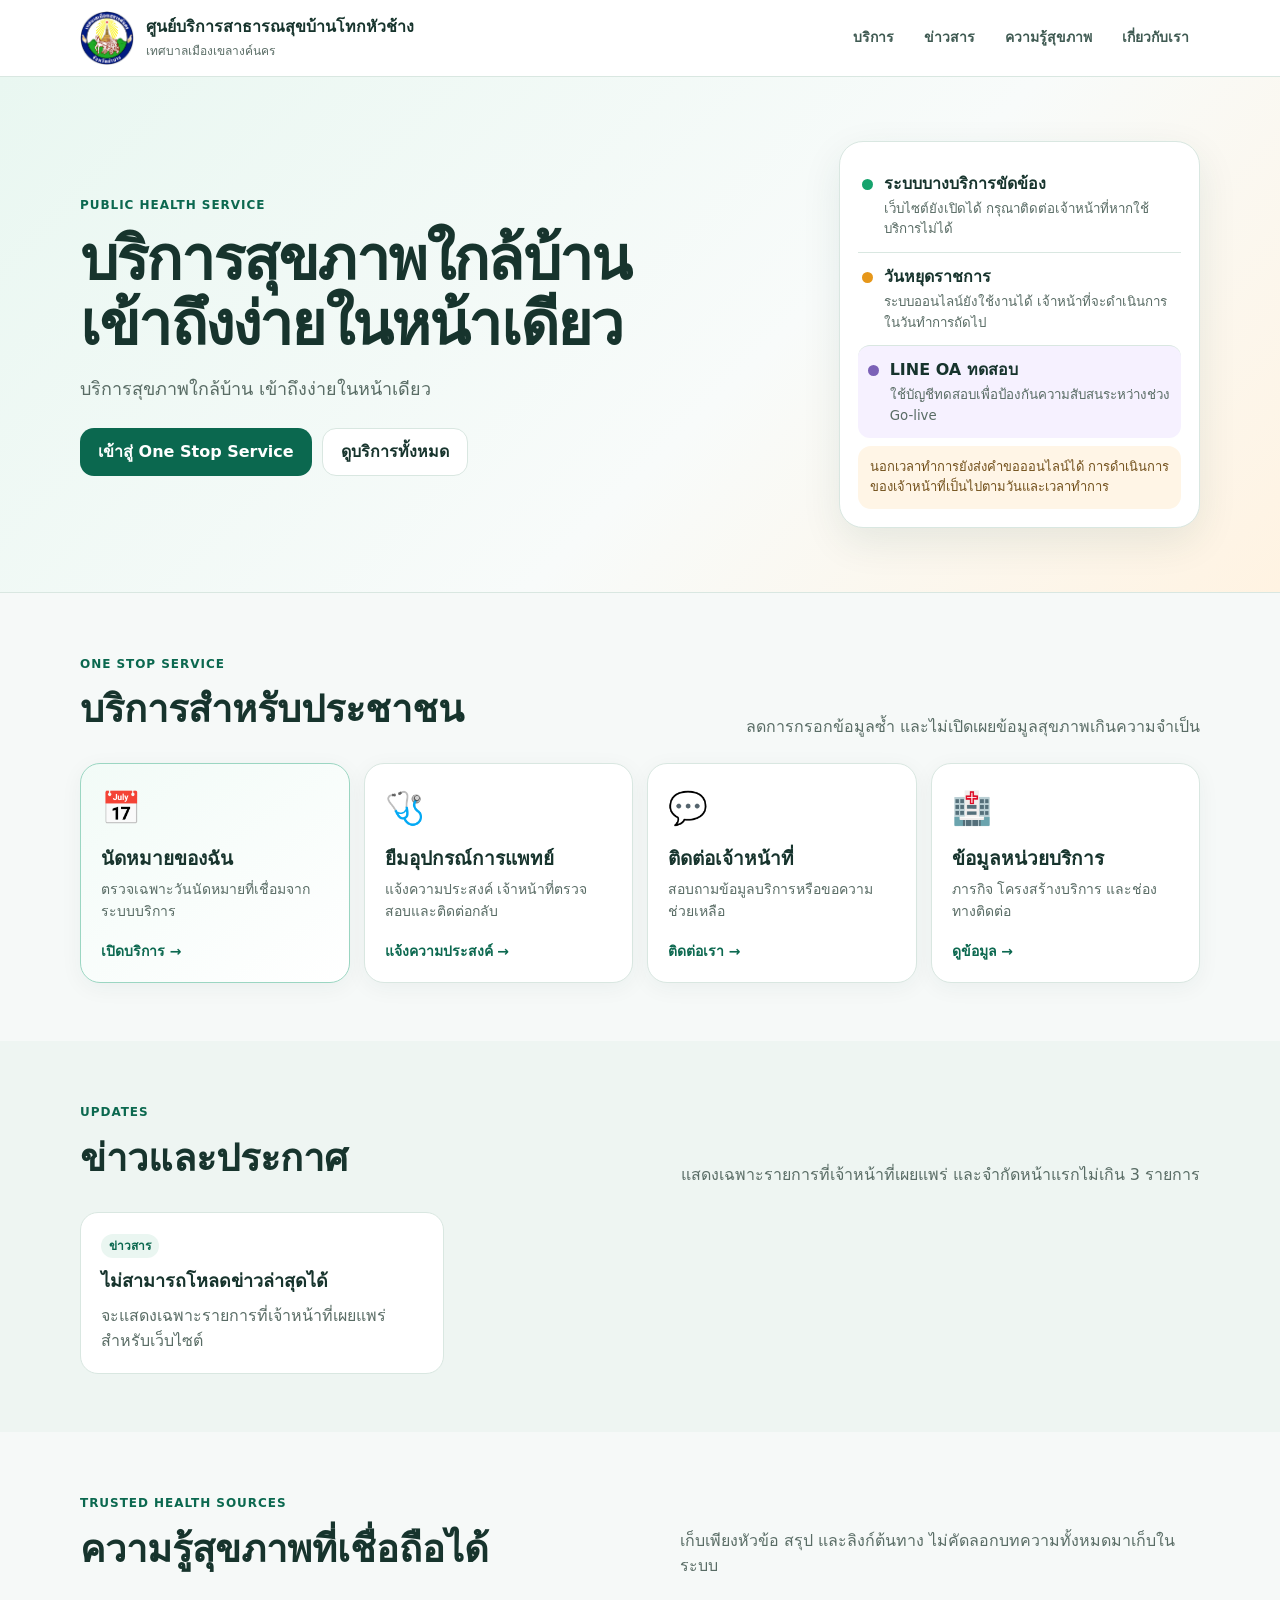
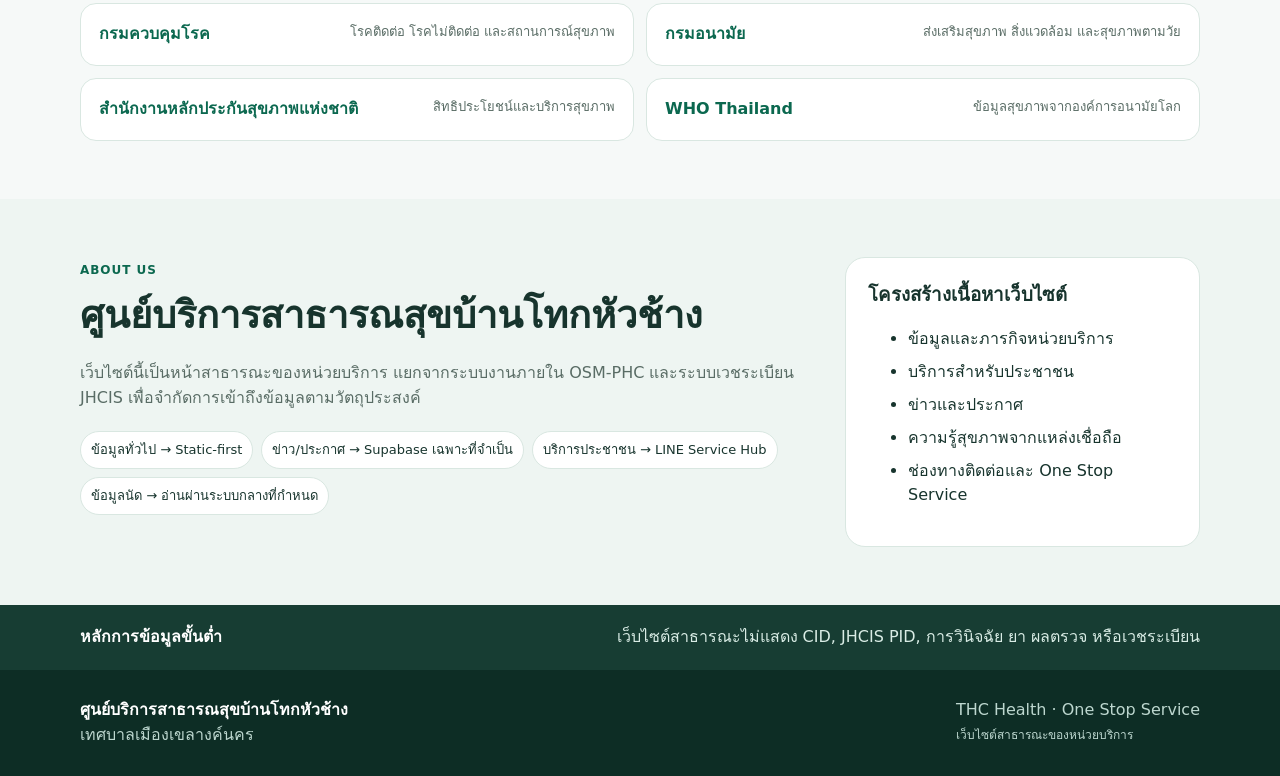
<file: thc-health/index.html>
<!doctype html>
<html lang="th">
<head>
  <meta charset="utf-8">
  <meta name="viewport" content="width=device-width,initial-scale=1,viewport-fit=cover">
  <meta name="theme-color" content="#0b684f">
  <meta http-equiv="Content-Security-Policy" content="default-src 'self'; connect-src 'self' https://txjuiaiwffsxfcrxpkvd.supabase.co; img-src 'self' https://kelang-health.github.io data:; style-src 'self'; script-src 'self'; base-uri 'self'; form-action 'self'">
  <link rel="icon" href="https://kelang-health.github.io/med-device-sharing/assets/logo.png?v=4.2.4" type="image/png">
  <meta name="description" content="เว็บไซต์ศูนย์บริการสาธารณสุขบ้านโทกหัวช้าง เทศบาลเมืองเขลางค์นคร">
  <title>ศูนย์บริการสาธารณสุขบ้านโทกหัวช้าง</title>
  <link rel="stylesheet" href="styles.css">
</head>
<body>
  <a class="skip-link" href="#main">ข้ามไปยังเนื้อหาหลัก</a>

  <header class="site-header">
    <div class="container nav-wrap">
      <a class="brand" href="#top">
        <img src="https://kelang-health.github.io/med-device-sharing/assets/logo.png?v=4.2.4" alt="ตราเทศบาลเมืองเขลางค์นคร">
        <div>
          <strong data-site-unit>ศูนย์บริการสาธารณสุขบ้านโทกหัวช้าง</strong>
          <span data-site-municipality>เทศบาลเมืองเขลางค์นคร</span>
        </div>
      </a>
      <nav class="nav" aria-label="เมนูหลัก">
        <a href="#services">บริการ</a>
        <a href="#news">ข่าวสาร</a>
        <a href="#knowledge">ความรู้สุขภาพ</a>
        <a href="#about">เกี่ยวกับเรา</a>
      </nav>
    </div>
  </header>

  <main id="main">
    <section class="hero" id="top">
      <div class="container hero-grid">
        <div>
          <span class="eyebrow">PUBLIC HEALTH SERVICE</span>
          <h1>บริการสุขภาพใกล้บ้าน<br>เข้าถึงง่ายในหน้าเดียว</h1>
          <p class="lead" data-site-tagline>บริการสุขภาพใกล้บ้าน เข้าถึงง่ายในหน้าเดียว</p>
          <div class="hero-actions">
            <a class="btn btn-primary" id="oneStopHero" href="#">เข้าสู่ One Stop Service</a>
            <a class="btn btn-secondary" href="#services">ดูบริการทั้งหมด</a>
          </div>
        </div>
        <aside class="status-panel" aria-label="สถานะบริการ">
          <div class="status-row">
            <span class="status-dot status-dot-online"></span>
            <div><strong id="systemStatus">กำลังตรวจระบบ</strong><small id="systemDetail">ตรวจสถานะ One Stop Service</small></div>
          </div>
          <div class="status-row">
            <span class="status-dot status-dot-office"></span>
            <div><strong id="officeStatus">กำลังตรวจเวลาทำการ</strong><small id="officeDetail">สถานะนี้แยกจากสถานะระบบ</small></div>
          </div>
          <div class="status-row line-test-row" id="lineTestStatus" hidden>
            <span class="status-dot status-dot-test"></span>
            <div><strong>LINE OA ทดสอบ</strong><small id="lineTestDetail">ใช้บัญชีทดสอบเพื่อป้องกันความสับสนระหว่างช่วง Go-live</small></div>
          </div>
          <p class="status-note">นอกเวลาทำการยังส่งคำขอออนไลน์ได้ การดำเนินการของเจ้าหน้าที่เป็นไปตามวันและเวลาทำการ</p>
        </aside>
      </div>
    </section>

    <section class="section" id="services">
      <div class="container">
        <div class="section-heading">
          <div><span class="eyebrow">ONE STOP SERVICE</span><h2>บริการสำหรับประชาชน</h2></div>
          <p>ลดการกรอกข้อมูลซ้ำ และไม่เปิดเผยข้อมูลสุขภาพเกินความจำเป็น</p>
        </div>
        <div class="service-grid">
          <a class="service-card featured" id="appointmentLink" href="#">
            <span class="service-icon">📅</span><h3>นัดหมายของฉัน</h3>
            <p>ตรวจเฉพาะวันนัดหมายที่เชื่อมจากระบบบริการ <span class="inline-test-badge" data-line-test-badge hidden>LINE OA ทดสอบ</span></p><span class="card-action">เปิดบริการ →</span>
          </a>
          <a class="service-card" id="equipmentLink" href="#">
            <span class="service-icon">🩺</span><h3>ยืมอุปกรณ์การแพทย์</h3>
            <p>แจ้งความประสงค์ เจ้าหน้าที่ตรวจสอบและติดต่อกลับ</p><span class="card-action">แจ้งความประสงค์ →</span>
          </a>
          <a class="service-card" id="contactLink" href="#">
            <span class="service-icon">💬</span><h3>ติดต่อเจ้าหน้าที่</h3>
            <p>สอบถามข้อมูลบริการหรือขอความช่วยเหลือ <span class="inline-test-badge" data-line-test-badge hidden>LINE OA ทดสอบ</span></p><span class="card-action">ติดต่อเรา →</span>
          </a>
          <a class="service-card" href="#about">
            <span class="service-icon">🏥</span><h3>ข้อมูลหน่วยบริการ</h3>
            <p>ภารกิจ โครงสร้างบริการ และช่องทางติดต่อ</p><span class="card-action">ดูข้อมูล →</span>
          </a>
        </div>
      </div>
    </section>

    <section class="section section-soft" id="news">
      <div class="container">
        <div class="section-heading">
          <div><span class="eyebrow">UPDATES</span><h2>ข่าวและประกาศ</h2></div>
          <p>แสดงเฉพาะรายการที่เจ้าหน้าที่เผยแพร่ และจำกัดหน้าแรกไม่เกิน 3 รายการ</p>
        </div>
        <div class="content-grid" id="newsGrid" aria-live="polite">
          <article class="content-card"><span class="tag">ข่าวสาร</span><h3>กำลังโหลดข่าวล่าสุด</h3><p>กรุณารอสักครู่</p></article>
        </div>
      </div>
    </section>

    <section class="section" id="knowledge">
      <div class="container">
        <div class="section-heading">
          <div><span class="eyebrow">TRUSTED HEALTH SOURCES</span><h2>ความรู้สุขภาพที่เชื่อถือได้</h2></div>
          <p>เก็บเพียงหัวข้อ สรุป และลิงก์ต้นทาง ไม่คัดลอกบทความทั้งหมดมาเก็บในระบบ</p>
        </div>
        <div class="knowledge-grid">
          <a class="knowledge-card" href="https://ddc.moph.go.th/" target="_blank" rel="noopener noreferrer"><strong>กรมควบคุมโรค</strong><span>โรคติดต่อ โรคไม่ติดต่อ และสถานการณ์สุขภาพ</span></a>
          <a class="knowledge-card" href="https://anamai.moph.go.th/" target="_blank" rel="noopener noreferrer"><strong>กรมอนามัย</strong><span>ส่งเสริมสุขภาพ สิ่งแวดล้อม และสุขภาพตามวัย</span></a>
          <a class="knowledge-card" href="https://www.nhso.go.th/" target="_blank" rel="noopener noreferrer"><strong>สำนักงานหลักประกันสุขภาพแห่งชาติ</strong><span>สิทธิประโยชน์และบริการสุขภาพ</span></a>
          <a class="knowledge-card" href="https://www.who.int/thailand" target="_blank" rel="noopener noreferrer"><strong>WHO Thailand</strong><span>ข้อมูลสุขภาพจากองค์การอนามัยโลก</span></a>
        </div>
      </div>
    </section>

    <section class="section section-soft" id="about">
      <div class="container about-grid">
        <div>
          <span class="eyebrow">ABOUT US</span>
          <h2 data-site-unit>ศูนย์บริการสาธารณสุขบ้านโทกหัวช้าง</h2>
          <p>เว็บไซต์นี้เป็นหน้าสาธารณะของหน่วยบริการ แยกจากระบบงานภายใน OSM-PHC และระบบเวชระเบียน JHCIS เพื่อจำกัดการเข้าถึงข้อมูลตามวัตถุประสงค์</p>
          <div class="principles">
            <span>ข้อมูลทั่วไป → Static-first</span>
            <span>ข่าว/ประกาศ → Supabase เฉพาะที่จำเป็น</span>
            <span>บริการประชาชน → LINE Service Hub</span>
            <span>ข้อมูลนัด → อ่านผ่านระบบกลางที่กำหนด</span>
          </div>
        </div>
        <div class="org-card">
          <h3>โครงสร้างเนื้อหาเว็บไซต์</h3>
          <ul>
            <li>ข้อมูลและภารกิจหน่วยบริการ</li>
            <li>บริการสำหรับประชาชน</li>
            <li>ข่าวและประกาศ</li>
            <li>ความรู้สุขภาพจากแหล่งเชื่อถือ</li>
            <li>ช่องทางติดต่อและ One Stop Service</li>
          </ul>
        </div>
      </div>
    </section>

    <section class="privacy-strip">
      <div class="container">
        <strong>หลักการข้อมูลขั้นต่ำ</strong>
        <span>เว็บไซต์สาธารณะไม่แสดง CID, JHCIS PID, การวินิจฉัย ยา ผลตรวจ หรือเวชระเบียน</span>
      </div>
    </section>
  </main>


  <dialog id="equipmentDialog" class="service-dialog" aria-labelledby="equipmentDialogTitle">
    <form id="equipmentForm" method="dialog" class="service-dialog-card">
      <div class="dialog-head">
        <div><span class="eyebrow">ONE STOP SERVICE</span><h2 id="equipmentDialogTitle">แจ้งความประสงค์ยืมอุปกรณ์การแพทย์</h2></div>
        <button id="equipmentClose" class="dialog-close" type="button" aria-label="ปิด">×</button>
      </div>
      <p>กรอกเฉพาะข้อมูลที่จำเป็น เจ้าหน้าที่จะตรวจสอบและติดต่อกลับ</p>
      <label>ประเภทอุปกรณ์
        <select id="equipmentType" required>
          <option value="">กรุณาเลือก</option>
          <option value="wheelchair">รถเข็นผู้ป่วย</option>
          <option value="walker">อุปกรณ์ช่วยเดิน</option>
          <option value="hospital_bed">เตียงผู้ป่วย</option>
          <option value="oxygen">อุปกรณ์ออกซิเจน</option>
          <option value="other">อุปกรณ์อื่น ๆ</option>
        </select>
      </label>
      <label>จำนวน<input id="equipmentQty" type="number" min="1" max="20" value="1" required></label>
      <label>ผู้ใช้อุปกรณ์ / เหตุผลสั้น ๆ<textarea id="equipmentReason" maxlength="300" required></textarea></label>
      <label>เบอร์ติดต่อ<input id="equipmentPhone" type="tel" inputmode="tel" maxlength="30" autocomplete="tel" required></label>
      <div class="dialog-note">การส่งคำขอไม่ใช่การยืนยันว่ามีอุปกรณ์พร้อมยืม เจ้าหน้าที่ต้องตรวจสอบก่อนทุกครั้ง</div>
      <button id="equipmentSubmit" class="btn btn-primary" type="submit">ส่งคำขอ</button>
      <p id="equipmentResult" class="dialog-result" role="status" aria-live="polite"></p>
    </form>
  </dialog>

  <footer class="site-footer">
    <div class="container footer-grid">
      <div><strong data-site-unit>ศูนย์บริการสาธารณสุขบ้านโทกหัวช้าง</strong><span data-site-municipality>เทศบาลเมืองเขลางค์นคร</span></div>
      <div><span>THC Health · One Stop Service</span><small>เว็บไซต์สาธารณะของหน่วยบริการ</small></div>
    </div>
  </footer>

  <script src="site.config.js"></script>
  <script src="app.js"></script>
</body>
</html>
</file>
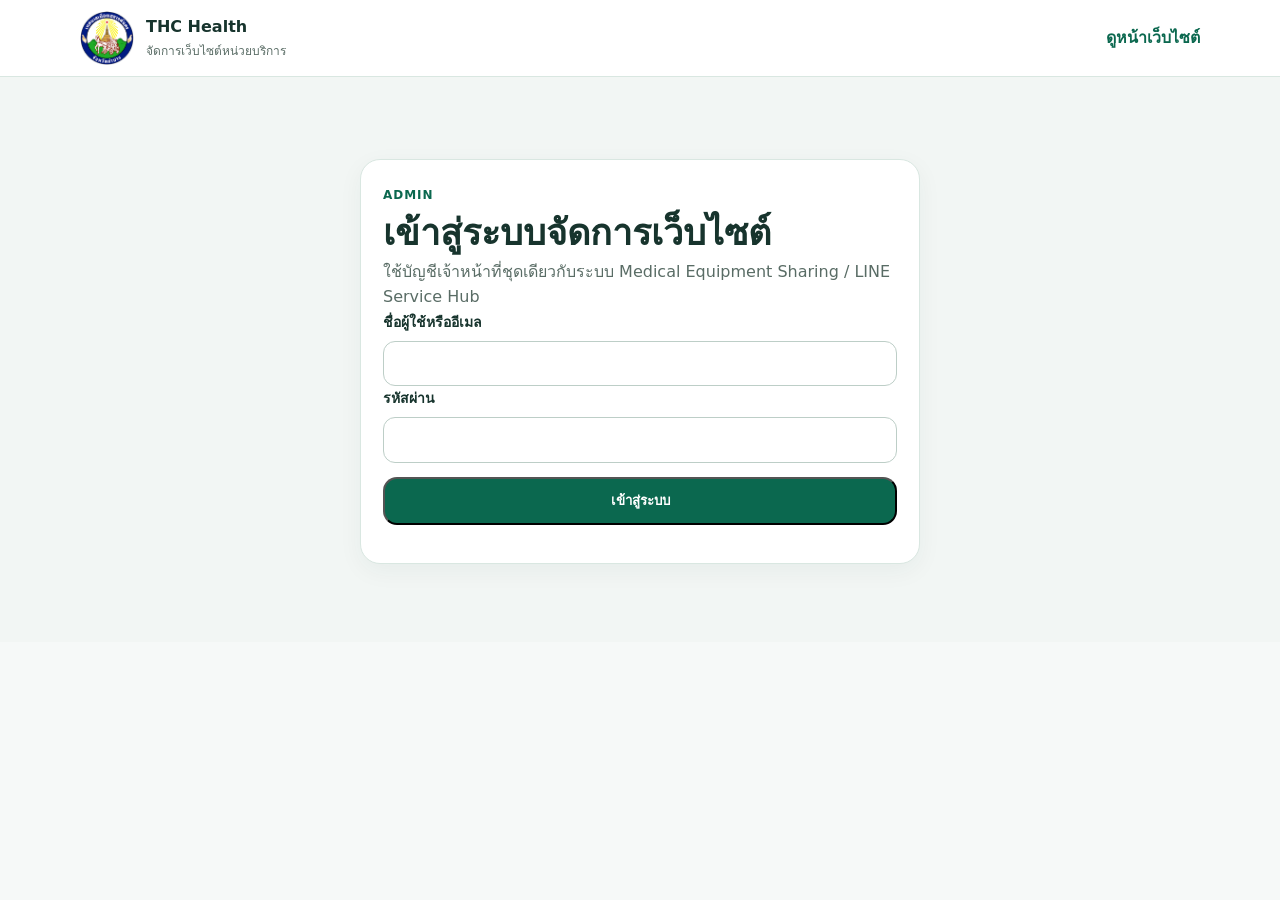
<file: thc-health/admin.html>
<!doctype html>
<html lang="th">
<head>
  <meta charset="utf-8">
  <meta name="viewport" content="width=device-width,initial-scale=1,viewport-fit=cover">
  <meta name="theme-color" content="#0b684f">
  <meta http-equiv="Content-Security-Policy" content="default-src 'self'; connect-src 'self' https://txjuiaiwffsxfcrxpkvd.supabase.co; img-src 'self' https://kelang-health.github.io data:; style-src 'self'; script-src 'self'; base-uri 'self'; form-action 'self'">
  <link rel="icon" href="https://kelang-health.github.io/med-device-sharing/assets/logo.png?v=4.2.4" type="image/png">
  <meta name="robots" content="noindex,nofollow">
  <title>THC Health · จัดการเว็บไซต์</title>
  <link rel="stylesheet" href="styles.css">
  <link rel="stylesheet" href="admin.css">
</head>
<body class="admin-body">
  <header class="site-header">
    <div class="container nav-wrap">
      <a class="brand" href="./">
        <img src="https://kelang-health.github.io/med-device-sharing/assets/logo.png?v=4.2.4" alt="ตราเทศบาลเมืองเขลางค์นคร">
        <div><strong>THC Health</strong><span>จัดการเว็บไซต์หน่วยบริการ</span></div>
      </a>
      <a class="admin-public-link" href="./">ดูหน้าเว็บไซต์</a>
    </div>
  </header>

  <main class="container admin-shell">
    <section id="loginPanel" class="admin-card admin-login">
      <span class="eyebrow">ADMIN</span>
      <h1>เข้าสู่ระบบจัดการเว็บไซต์</h1>
      <p>ใช้บัญชีเจ้าหน้าที่ชุดเดียวกับระบบ Medical Equipment Sharing / LINE Service Hub</p>
      <form id="loginForm">
        <label>ชื่อผู้ใช้หรืออีเมล<input id="username" autocomplete="username" required></label>
        <label>รหัสผ่าน<input id="password" type="password" autocomplete="current-password" required></label>
        <button class="btn btn-primary admin-submit" type="submit">เข้าสู่ระบบ</button>
        <p id="loginError" class="admin-error" role="alert"></p>
      </form>
    </section>

    <section id="adminPanel" class="admin-hidden">
      <div class="admin-toolbar">
        <div><span class="eyebrow">THC HEALTH</span><h1>หลังบ้านเว็บไซต์หน่วยบริการ</h1><p id="who"></p></div>
        <button id="logout" class="btn btn-secondary" type="button">ออกจากระบบ</button>
      </div>

      <div id="readOnlyNotice" class="admin-notice admin-hidden">บัญชี STAFF ดูข้อมูลได้ แต่การแก้ไขเว็บไซต์สงวนไว้สำหรับ ADMIN</div>

      <section class="admin-card">
        <div class="admin-section-head">
          <div><h2>ความพร้อม Production</h2><p>ตรวจเงื่อนไขก่อนเปิดใช้งานจริงแบบอัตโนมัติ</p></div>
          <span id="productionBadge" class="admin-badge warning">กำลังตรวจ</span>
        </div>
        <div class="readiness-grid" id="readinessGrid">
          <div data-ready="identity">ชื่อหน่วยบริการและหน่วยงาน</div>
          <div data-ready="oneStopUrl">One Stop Service URL</div>
          <div data-ready="lineContact">LINE ติดต่อเจ้าหน้าที่</div>
          <div data-ready="officeHoursConfirmed">ยืนยันเวลาทำการ</div>
          <div data-ready="adminE2E">Admin/Staff E2E</div>
          <div data-ready="repoCreated">สร้าง repo thc-health</div>
        </div>
        <p id="productionSummary" class="admin-readiness-summary"></p>
      </section>

      <section class="admin-card">
        <div class="admin-section-head"><div><h2>ข้อมูลหน่วยบริการ</h2><p>ข้อมูลสาธารณะที่หน้าเว็บนำไปแสดง</p></div><span class="admin-badge">Public</span></div>
        <form id="siteForm" class="admin-form-grid">
          <label>ชื่อหน่วยบริการ<input id="siteUnit" required maxlength="160"></label>
          <label>หน่วยงาน<input id="siteMunicipality" required maxlength="160"></label>
          <label class="wide">ข้อความหลัก<input id="siteTagline" maxlength="240"></label>
          <label class="wide">One Stop Service URL<input id="siteOneStop" type="url"></label>
          <label class="wide">LINE ติดต่อเจ้าหน้าที่<input id="siteLine" type="url"></label>
          <label>โทรศัพท์<input id="sitePhone" maxlength="50"></label>
          <label>ลิงก์แผนที่<input id="siteMap" type="url"></label>
          <label class="wide">ที่อยู่<textarea id="siteAddress" maxlength="300"></textarea></label>
          <div class="wide admin-actions"><button class="btn btn-primary" type="submit">บันทึกข้อมูลหน่วยบริการ</button><span id="siteStatus"></span></div>
        </form>
      </section>

      <section class="admin-card">
        <div class="admin-section-head"><div><h2>เวลาทำการ</h2><p>สถานะนี้แยกจากสถานะระบบออนไลน์</p></div><span class="admin-badge warning">ต้องยืนยัน</span></div>
        <form id="hoursForm">
          <div class="weekday-grid" id="weekdayGrid">
            <label><input type="checkbox" value="1"> จันทร์</label>
            <label><input type="checkbox" value="2"> อังคาร</label>
            <label><input type="checkbox" value="3"> พุธ</label>
            <label><input type="checkbox" value="4"> พฤหัสบดี</label>
            <label><input type="checkbox" value="5"> ศุกร์</label>
            <label><input type="checkbox" value="6"> เสาร์</label>
            <label><input type="checkbox" value="7"> อาทิตย์</label>
          </div>
          <div class="admin-form-grid">
            <label>เวลาเริ่ม<input id="hoursStart" type="time" required></label>
            <label>เวลาสิ้นสุด<input id="hoursEnd" type="time" required></label>
            <label class="wide">วันหยุดเพิ่มเติม <small>YYYY-MM-DD หนึ่งวันต่อบรรทัด</small><textarea id="hoursHolidays"></textarea></label>
            <label class="wide">ปิดบริการเฉพาะกิจ <small>YYYY-MM-DD หนึ่งวันต่อบรรทัด</small><textarea id="hoursClosures"></textarea></label>
            <label class="wide confirm-row"><input id="hoursConfirmed" type="checkbox"> ยืนยันว่าเวลานี้เป็นข้อมูลที่ใช้แสดงต่อประชาชน</label>
            <div class="wide admin-actions"><button class="btn btn-primary" type="submit">บันทึกเวลาทำการ</button><span id="hoursStatus"></span></div>
          </div>
        </form>
      </section>

      <section class="admin-card">
        <div class="admin-section-head"><div><h2>ข่าวและประกาศ</h2><p>หน้าแรกแสดงสูงสุด 3 รายการที่ Active</p></div><span class="admin-badge">Public Content</span></div>
        <form id="contentForm" class="admin-form-grid">
          <input id="contentId" type="hidden">
          <label>ประเภท<select id="contentType"><option value="WebsiteNews">ข่าวสาร</option><option value="WebsiteAnnouncement">ประกาศ</option></select></label>
          <label>ลำดับ<input id="contentSort" type="number" min="0" max="9999" value="100"></label>
          <label class="wide">หัวข้อ<input id="contentTitle" maxlength="200" required></label>
          <label class="wide">สรุป<textarea id="contentSummary" maxlength="1200"></textarea></label>
          <label class="wide confirm-row"><input id="contentActive" type="checkbox" checked> เผยแพร่ (Active)</label>
          <div class="wide admin-actions">
            <button class="btn btn-primary" type="submit">บันทึกรายการ</button>
            <button id="contentCancel" class="btn btn-secondary" type="button">ล้างฟอร์ม</button>
            <span id="contentStatus"></span>
          </div>
        </form>
        <div id="contentList" class="admin-content-list"></div>
      </section>
    </section>
  </main>

  <script src="site.config.js"></script>
  <script src="admin.js"></script>
</body>
</html>
</file>
<file: thc-health/styles.css>
:root{
  --green:#0b684f;--green-2:#158067;--green-soft:#eaf6f1;--ink:#17342d;--muted:#596c65;
  --line:#d9e7e1;--surface:#ffffff;--bg:#f6f9f8;--orange:#b66a08;--shadow:0 14px 40px rgba(16,69,55,.09);
  font-family:system-ui,-apple-system,"Segoe UI",Tahoma,sans-serif;color:var(--ink);background:var(--bg)
}
*{box-sizing:border-box}html{scroll-behavior:smooth}body{margin:0;background:var(--bg);line-height:1.55}
a{color:inherit}.container{width:min(1120px,calc(100% - 28px));margin:auto}.skip-link{position:absolute;left:-9999px}.skip-link:focus{left:12px;top:12px;background:#fff;padding:10px 14px;z-index:1000;border-radius:10px}
.site-header{position:sticky;top:0;z-index:50;background:rgba(255,255,255,.94);backdrop-filter:blur(12px);border-bottom:1px solid var(--line)}
.nav-wrap{min-height:76px;display:flex;align-items:center;justify-content:space-between;gap:18px}.brand{display:flex;align-items:center;gap:12px;text-decoration:none}.brand img{width:54px;height:54px;object-fit:contain}.brand strong,.brand span{display:block}.brand strong{font-size:16px}.brand span{font-size:12px;color:var(--muted);margin-top:2px}.nav{display:flex;gap:8px}.nav a{text-decoration:none;padding:9px 11px;border-radius:10px;color:#3f5a52;font-weight:650;font-size:14px}.nav a:hover{background:var(--green-soft)}
.hero{background:linear-gradient(135deg,#e9f7f1 0%,#f8fbfa 58%,#fff3e2 100%);border-bottom:1px solid var(--line)}.hero-grid{display:grid;grid-template-columns:minmax(0,1.4fr) minmax(300px,.7fr);gap:36px;align-items:center;padding:64px 0}.eyebrow{display:inline-block;color:var(--green);font-size:12px;font-weight:850;letter-spacing:.08em}.hero h1{font-size:clamp(34px,5.5vw,60px);line-height:1.08;letter-spacing:-.03em;margin:10px 0 18px}.lead{font-size:18px;color:var(--muted);max-width:720px}.hero-actions{display:flex;gap:10px;flex-wrap:wrap;margin-top:26px}.btn{display:inline-flex;align-items:center;justify-content:center;min-height:48px;padding:0 18px;border-radius:14px;text-decoration:none;font-weight:800}.btn-primary{background:var(--green);color:#fff}.btn-secondary{background:#fff;border:1px solid var(--line)}
.status-panel{background:#fff;border:1px solid var(--line);border-radius:24px;padding:18px;box-shadow:var(--shadow)}.status-row{display:flex;gap:11px;align-items:flex-start;padding:12px 4px}.status-row+.status-row{border-top:1px solid var(--line)}.status-row strong,.status-row small{display:block}.status-row small{color:var(--muted);margin-top:2px}.status-dot{width:11px;height:11px;border-radius:50%;margin-top:7px;flex:none}.status-dot-online{background:#16a36d}.status-dot-office{background:#e6971a}.status-note{margin:8px 0 0;background:#fff5e6;color:#72501b;padding:11px 12px;border-radius:13px;font-size:13px}
.section{padding:58px 0}.section-soft{background:#eef5f2}.section-heading{display:flex;align-items:end;justify-content:space-between;gap:24px;margin-bottom:24px}.section-heading h2,.about-grid h2{font-size:clamp(26px,4vw,38px);margin:5px 0 0}.section-heading p{max-width:520px;color:var(--muted);margin:0}
.service-grid{display:grid;grid-template-columns:repeat(4,1fr);gap:14px}.service-card{background:#fff;border:1px solid var(--line);border-radius:20px;padding:20px;text-decoration:none;min-height:215px;display:flex;flex-direction:column;box-shadow:0 5px 22px rgba(20,67,55,.05);transition:.18s ease}.service-card:hover{transform:translateY(-2px);box-shadow:var(--shadow)}.service-card.featured{border-color:#9bd6c2;background:linear-gradient(145deg,#f2fbf7,#fff)}.service-icon{font-size:32px}.service-card h3{font-size:19px;margin:10px 0 6px}.service-card p{color:var(--muted);font-size:14px;margin:0}.card-action{margin-top:auto;padding-top:18px;color:var(--green);font-weight:800;font-size:14px}
.content-grid{display:grid;grid-template-columns:repeat(3,1fr);gap:14px}.content-card{background:#fff;border:1px solid var(--line);border-radius:18px;padding:20px}.content-card h3{font-size:18px;margin:9px 0}.content-card p{color:var(--muted);margin:0}.tag{font-size:12px;font-weight:800;background:var(--green-soft);color:var(--green);padding:5px 8px;border-radius:999px}
.knowledge-grid{display:grid;grid-template-columns:repeat(2,1fr);gap:12px}.knowledge-card{background:#fff;border:1px solid var(--line);border-radius:16px;padding:18px;text-decoration:none;display:flex;justify-content:space-between;gap:20px}.knowledge-card strong{color:var(--green)}.knowledge-card span{color:var(--muted);text-align:right;font-size:13px}
.about-grid{display:grid;grid-template-columns:1.35fr .65fr;gap:28px;align-items:start}.about-grid p{color:var(--muted)}.principles{display:flex;flex-wrap:wrap;gap:8px;margin-top:20px}.principles span{background:#fff;border:1px solid var(--line);padding:8px 10px;border-radius:999px;font-size:13px}.org-card{background:#fff;border:1px solid var(--line);border-radius:20px;padding:22px}.org-card h3{margin-top:0}.org-card li+li{margin-top:8px}
.privacy-strip{background:#173d33;color:#fff;padding:20px 0}.privacy-strip .container{display:flex;justify-content:space-between;gap:18px}.privacy-strip span{color:#d9ece5}
.site-footer{background:#0d2d25;color:#fff;padding:28px 0}.footer-grid{display:flex;justify-content:space-between;gap:24px}.footer-grid span,.footer-grid small{display:block;color:#bdd7cf}.footer-grid small{font-size:12px;margin-top:3px}
@media(max-width:900px){.nav{display:none}.hero-grid,.about-grid{grid-template-columns:1fr}.service-grid{grid-template-columns:repeat(2,1fr)}.content-grid{grid-template-columns:1fr}.knowledge-grid{grid-template-columns:1fr}.hero-grid{padding:46px 0}}
@media(max-width:560px){.container{width:min(100% - 20px,1120px)}.brand img{width:46px;height:46px}.brand strong{font-size:14px}.hero h1{font-size:36px}.lead{font-size:16px}.hero-actions .btn{width:100%}.section{padding:42px 0}.section-heading{display:block}.section-heading p{margin-top:8px}.service-grid{grid-template-columns:1fr}.service-card{min-height:155px}.knowledge-card{display:block}.knowledge-card span{display:block;text-align:left;margin-top:6px}.privacy-strip .container,.footer-grid{display:block}.privacy-strip span,.footer-grid>div+div{margin-top:8px}}

.service-dialog{border:0;border-radius:22px;padding:0;width:min(560px,calc(100% - 24px));box-shadow:0 22px 70px rgba(0,0,0,.22)}
.service-dialog::backdrop{background:rgba(8,34,28,.46);backdrop-filter:blur(2px)}
.service-dialog-card{padding:22px}.dialog-head{display:flex;justify-content:space-between;gap:16px;align-items:flex-start}.dialog-head h2{margin:5px 0 0;font-size:24px}
.dialog-close{border:0;background:#eef4f1;border-radius:50%;width:40px;height:40px;font-size:26px;line-height:1;cursor:pointer}
.service-dialog label{display:block;font-weight:750;font-size:14px;margin-top:12px}.service-dialog input,.service-dialog select,.service-dialog textarea{width:100%;margin-top:6px;border:1px solid #bdcec7;border-radius:12px;padding:11px 12px;font:inherit;background:#fff}.service-dialog textarea{min-height:88px;resize:vertical}
.dialog-note{margin:14px 0;background:#fff5e6;color:#72501b;padding:11px 12px;border-radius:12px;font-size:13px}.dialog-result{margin:12px 0 0;font-size:14px}.dialog-result.ok{color:#0b684f}.dialog-result.error{color:#b42318}
.service-dialog .btn{width:100%;border:0;cursor:pointer}.service-dialog .btn:disabled{opacity:.6;cursor:not-allowed}

.status-dot-test{background:#7b61b7}
.line-test-row{background:#f6f1ff;border-radius:12px;padding-left:10px!important;padding-right:10px!important}
.inline-test-badge{display:inline-block;margin-left:5px;padding:2px 6px;border-radius:999px;background:#f0e9ff;color:#5e4297;font-size:11px;font-weight:800;vertical-align:middle}
.inline-test-badge[hidden]{display:none}
</file>
<file: thc-health/admin.css>
.admin-body{background:#f2f6f4}.admin-shell{padding:32px 0 60px}.admin-hidden{display:none!important}.admin-login{max-width:560px;margin:50px auto}.admin-card{background:#fff;border:1px solid var(--line);border-radius:20px;padding:22px;margin-bottom:18px;box-shadow:0 7px 24px rgba(20,67,55,.05)}.admin-card h1,.admin-card h2{margin:5px 0 6px}.admin-login h1{font-size:clamp(26px,6vw,36px);line-height:1.18;overflow-wrap:anywhere}.admin-card>p,.admin-section-head p,.admin-toolbar p{color:var(--muted);margin:0}.admin-toolbar{display:flex;align-items:flex-start;justify-content:space-between;gap:20px;margin-bottom:20px}.admin-toolbar h1{margin:4px 0;font-size:clamp(26px,4vw,38px)}.admin-public-link{font-weight:800;color:var(--green);text-decoration:none}.admin-section-head{display:flex;align-items:flex-start;justify-content:space-between;gap:20px;margin-bottom:16px}.admin-badge{background:var(--green-soft);color:var(--green);padding:5px 9px;border-radius:999px;font-size:12px;font-weight:800}.admin-badge.warning{background:#fff2dc;color:#8b5700}.admin-form-grid{display:grid;grid-template-columns:1fr 1fr;gap:13px}.admin-form-grid .wide{grid-column:1/-1}.admin-card label{font-weight:750;font-size:14px}.admin-card input,.admin-card select,.admin-card textarea{display:block;width:100%;margin-top:6px;border:1px solid #bdcec7;border-radius:12px;padding:11px 12px;background:#fff;font:inherit}.admin-card textarea{min-height:88px;resize:vertical}.admin-submit{width:100%;margin-top:14px}.admin-error{color:#b42318}.admin-actions{display:flex;align-items:center;gap:10px;flex-wrap:wrap}.admin-actions span{font-size:13px;color:var(--muted)}.weekday-grid{display:grid;grid-template-columns:repeat(7,1fr);gap:7px;margin-bottom:14px}.weekday-grid label{border:1px solid var(--line);border-radius:11px;padding:8px;background:#f9fbfa;font-weight:650;white-space:nowrap}.weekday-grid input,.confirm-row input{width:auto;display:inline;margin:0 5px 0 0}.confirm-row{border:1px solid #ead4aa;border-radius:12px;padding:12px;background:#fff9ed}.admin-notice{background:#fff4dd;color:#795314;border:1px solid #efd6a5;border-radius:14px;padding:12px 14px;margin-bottom:18px}.admin-content-list{display:grid;gap:10px;margin-top:20px}.admin-content-item{border:1px solid var(--line);border-radius:14px;padding:14px;display:flex;justify-content:space-between;gap:16px;align-items:flex-start}.admin-content-item h3{font-size:16px;margin:4px 0}.admin-content-item p{margin:0;color:var(--muted);font-size:13px}.admin-content-actions{display:flex;gap:7px;flex:none}.admin-mini{border:1px solid var(--line);background:#fff;border-radius:9px;padding:7px 9px;cursor:pointer;font-weight:700}.admin-mini.danger{color:#9b3a30}.admin-state{font-size:11px;font-weight:800;border-radius:999px;padding:4px 7px;background:#edf6f2;color:var(--green)}.admin-state.off{background:#f2f2f2;color:#68716e}@media(max-width:760px){.admin-public-link{display:none}.admin-shell{padding-top:20px}.admin-login{margin:28px auto}.admin-card{padding:20px}.admin-form-grid{grid-template-columns:1fr}.admin-form-grid .wide{grid-column:auto}.weekday-grid{grid-template-columns:repeat(2,1fr)}.admin-toolbar,.admin-section-head,.admin-content-item{display:block}.admin-toolbar .btn{margin-top:12px}.admin-content-actions{margin-top:10px}}
.readiness-grid{display:grid;grid-template-columns:repeat(2,minmax(0,1fr));gap:9px;margin-top:14px}
.readiness-grid>div{border:1px solid var(--line);border-radius:12px;padding:11px 12px;font-weight:700;font-size:14px;background:#f9fbfa}
.readiness-grid>div::after{content:" · " attr(data-state);font-weight:650}
.readiness-grid>div.ready-pass{background:#edf8f3;border-color:#b8decf;color:#0b684f}
.readiness-grid>div.ready-wait{background:#fff8eb;border-color:#ecd3a5;color:#795314}
.admin-readiness-summary{margin:14px 0 0!important;font-size:14px}
@media(max-width:760px){.readiness-grid{grid-template-columns:1fr}}
</file>
